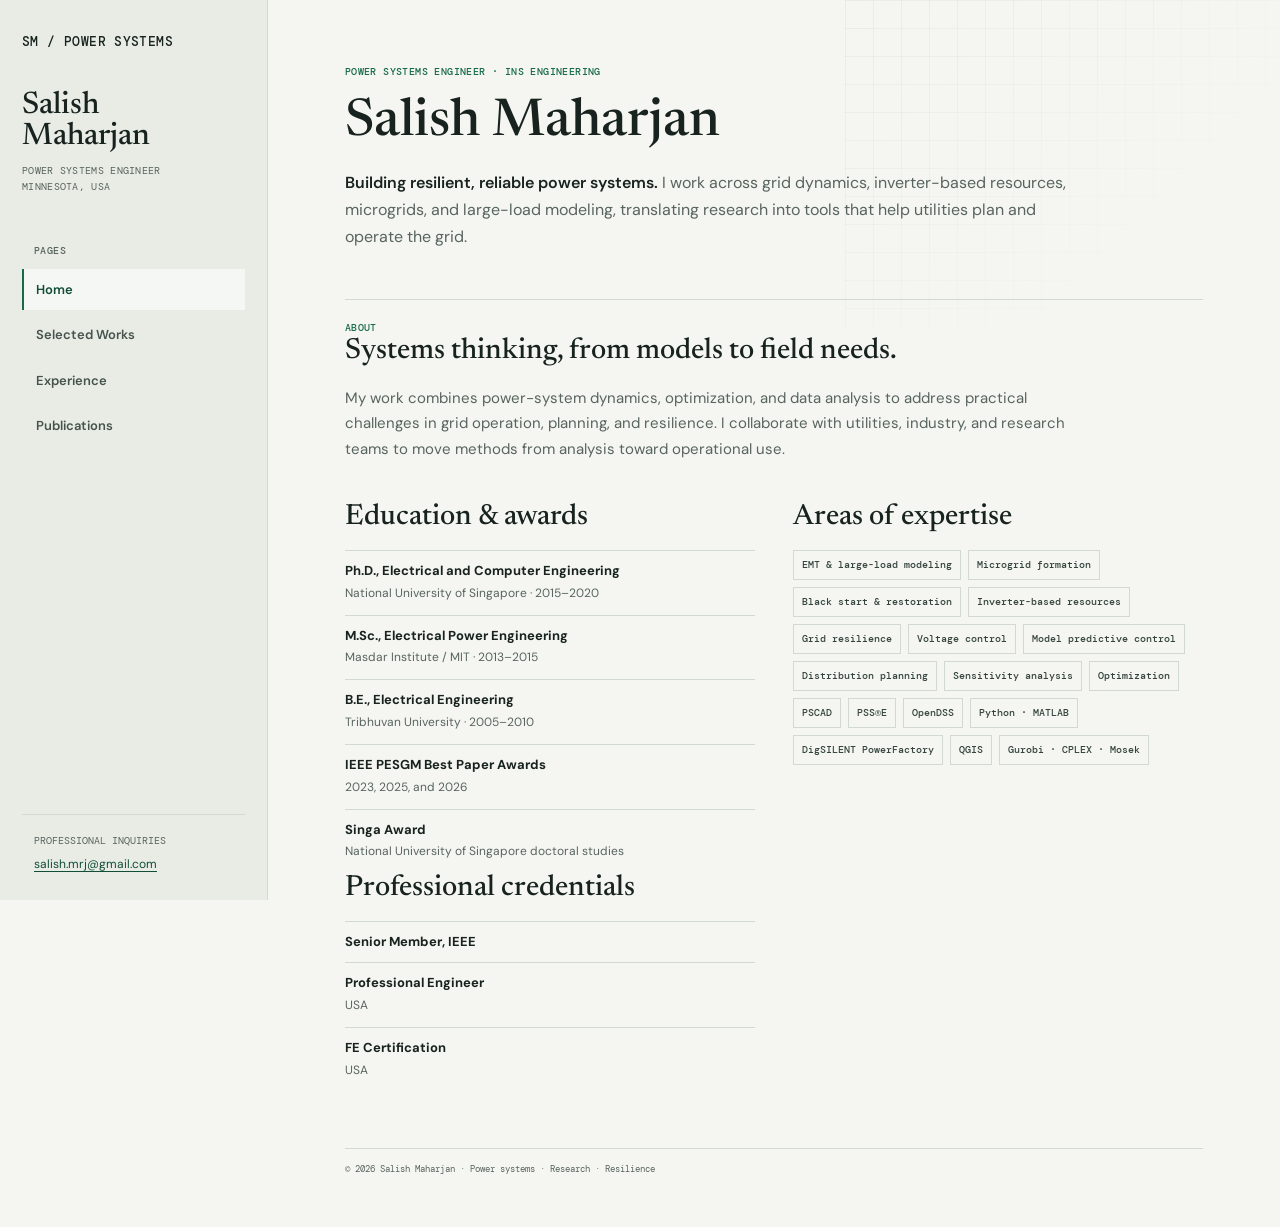
<file: index.html>
<!DOCTYPE html>
<html lang="en">
<head>
  <meta charset="UTF-8">
  <meta name="viewport" content="width=device-width, initial-scale=1">
  <meta name="description" content="Salish Maharjan, power systems engineer. Work on grid resilience, inverter-based resources, microgrids, and large loads.">
  <meta name="theme-color" content="#e8ece5">
  <title>Salish Maharjan | Home</title>
  <link rel="stylesheet" href="site.css">
</head>
<body>
  <a class="skip-link" href="#content">Skip to page content</a>
  <div class="site-layout">
    <aside class="sidebar">
      <a class="brand" href="index.html">SM / POWER SYSTEMS</a>
      <span class="brand-name">Salish<br>Maharjan</span>
      <span class="brand-role">Power systems engineer<br>Minnesota, USA</span>
      <p class="nav-label">Pages</p>
      <nav class="page-nav" aria-label="Main navigation">
        <a href="index.html" aria-current="page">Home</a>
        <a href="selected-works.html">Selected Works</a>
        <a href="experience.html">Experience</a>
        <a href="publications.html">Publications</a>
      </nav>
      <div class="sidebar-bottom"><span>Professional inquiries</span><a href="mailto:salish.mrj@gmail.com">salish.mrj@gmail.com</a></div>
    </aside>
    <main class="main-panel" id="content">
      <article class="page-content">
        <header class="page-header">
          <div class="eyebrow">Power systems engineer · INS Engineering</div>
          <h1>Salish Maharjan</h1>
          <p class="lede"><strong>Building resilient, reliable power systems.</strong> I work across grid dynamics, inverter-based resources, microgrids, and large-load modeling, translating research into tools that help utilities plan and operate the grid.</p>
        </header>
        <section class="rule-section" aria-labelledby="about-heading">
          <div class="section-label">About</div>
          <h2 id="about-heading">Systems thinking, from models to field needs.</h2>
          <p class="lede" style="font-size:15px">My work combines power-system dynamics, optimization, and data analysis to address practical challenges in grid operation, planning, and resilience. I collaborate with utilities, industry, and research teams to move methods from analysis toward operational use.</p>
          <div class="about-grid">
            <section aria-labelledby="education-heading">
              <h2 id="education-heading">Education &amp; awards</h2>
              <ul class="fact-list">
                <li><strong>Ph.D., Electrical and Computer Engineering</strong><span>National University of Singapore · 2015–2020</span></li>
                <li><strong>M.Sc., Electrical Power Engineering</strong><span>Masdar Institute / MIT · 2013–2015</span></li>
                <li><strong>B.E., Electrical Engineering</strong><span>Tribhuvan University · 2005–2010</span></li>
                <li><strong>IEEE PESGM Best Paper Awards</strong><span>2023, 2025, and 2026</span></li>
                <li><strong>Singa Award</strong><span>National University of Singapore doctoral studies</span></li>
              </ul>
              <h2 id="credentials-heading">Professional credentials</h2>
              <ul class="fact-list">
                <li><strong>Senior Member, IEEE</strong></li>
                <li><strong>Professional Engineer</strong><span>USA</span></li>
                <li><strong>FE Certification</strong><span>USA</span></li>
              </ul>
            </section>
            <section aria-labelledby="expertise-heading">
              <h2 id="expertise-heading">Areas of expertise</h2>
              <div class="skill-list">
                <span class="tag">EMT &amp; large-load modeling</span><span class="tag">Microgrid formation</span><span class="tag">Black start &amp; restoration</span><span class="tag">Inverter-based resources</span><span class="tag">Grid resilience</span><span class="tag">Voltage control</span><span class="tag">Model predictive control</span><span class="tag">Distribution planning</span><span class="tag">Sensitivity analysis</span><span class="tag">Optimization</span><span class="tag">PSCAD</span><span class="tag">PSS®E</span><span class="tag">OpenDSS</span><span class="tag">Python · MATLAB</span><span class="tag">DigSILENT PowerFactory</span><span class="tag">QGIS</span><span class="tag">Gurobi · CPLEX · Mosek</span>
              </div>
            </section>
          </div>
        </section>
        <footer class="page-footer">© 2026 Salish Maharjan · Power systems · Research · Resilience</footer>
      </article>
    </main>
  </div>
</body>
</html>
</file>
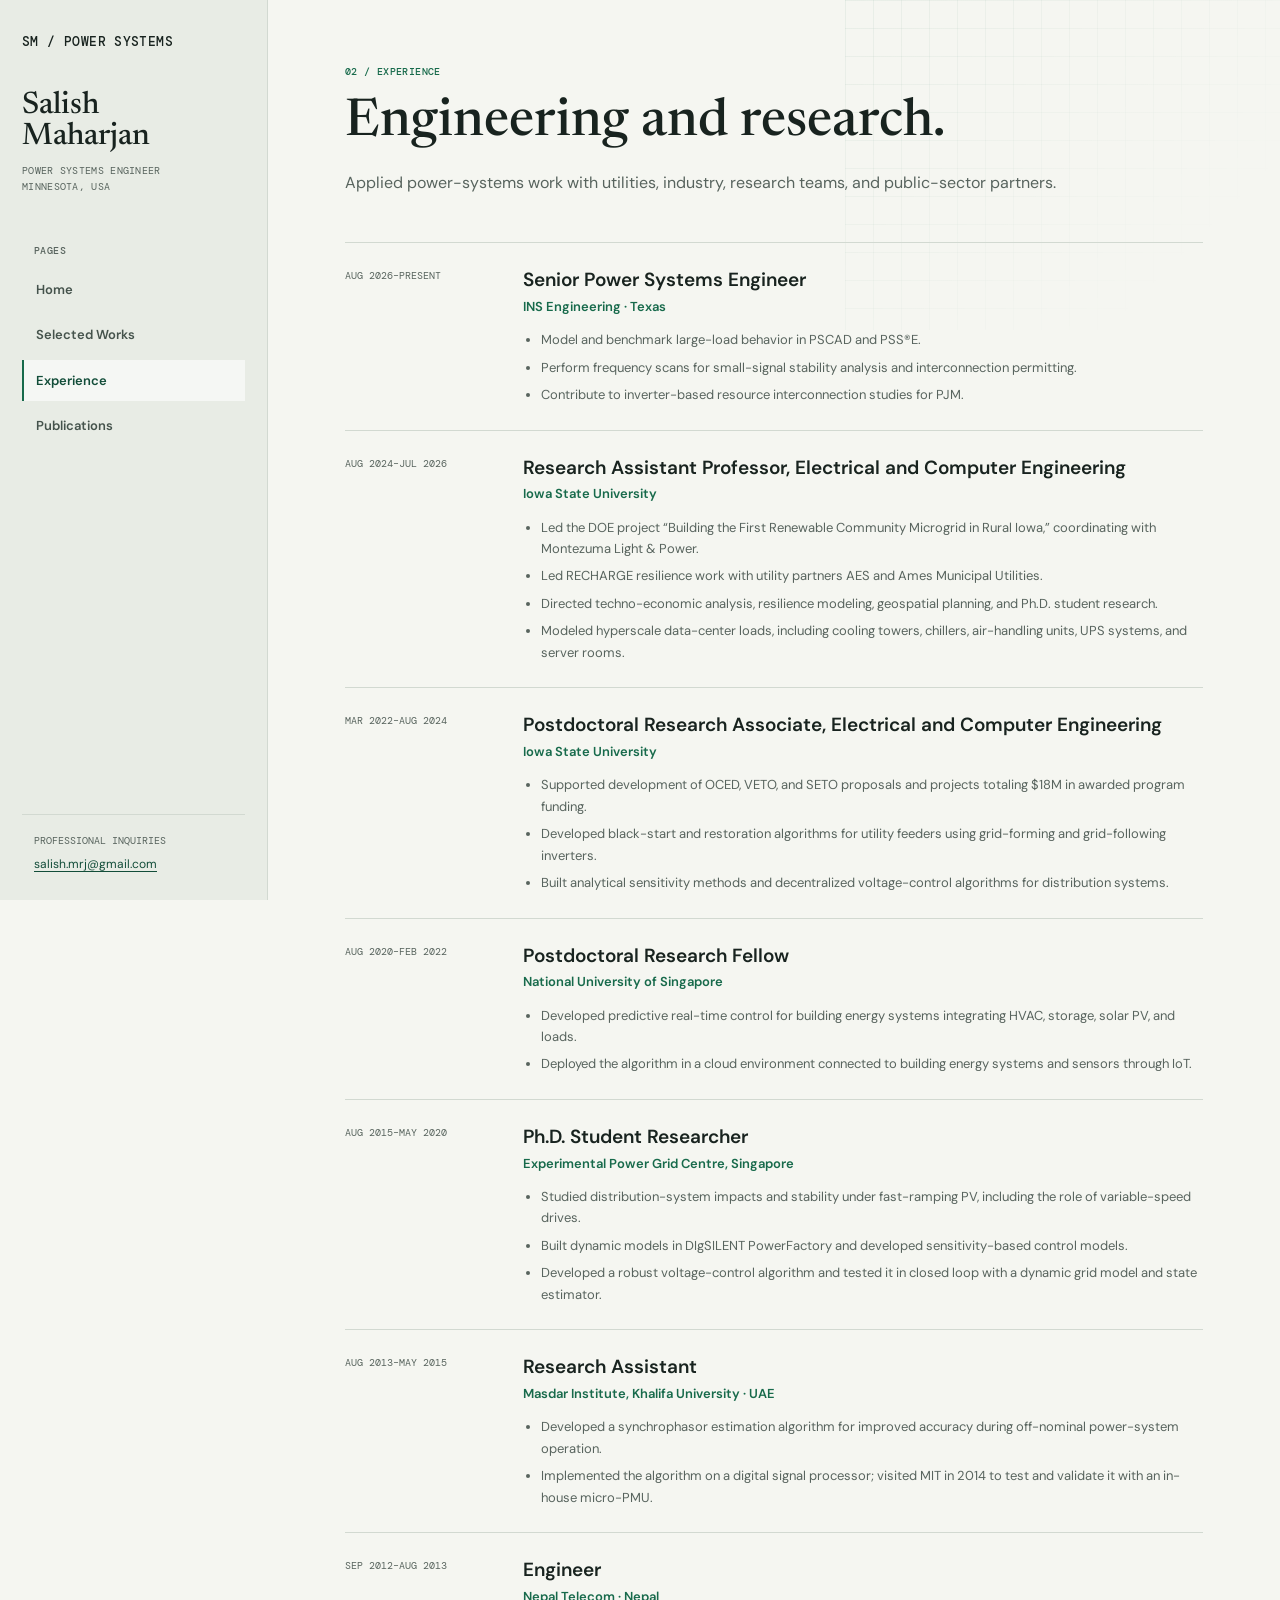
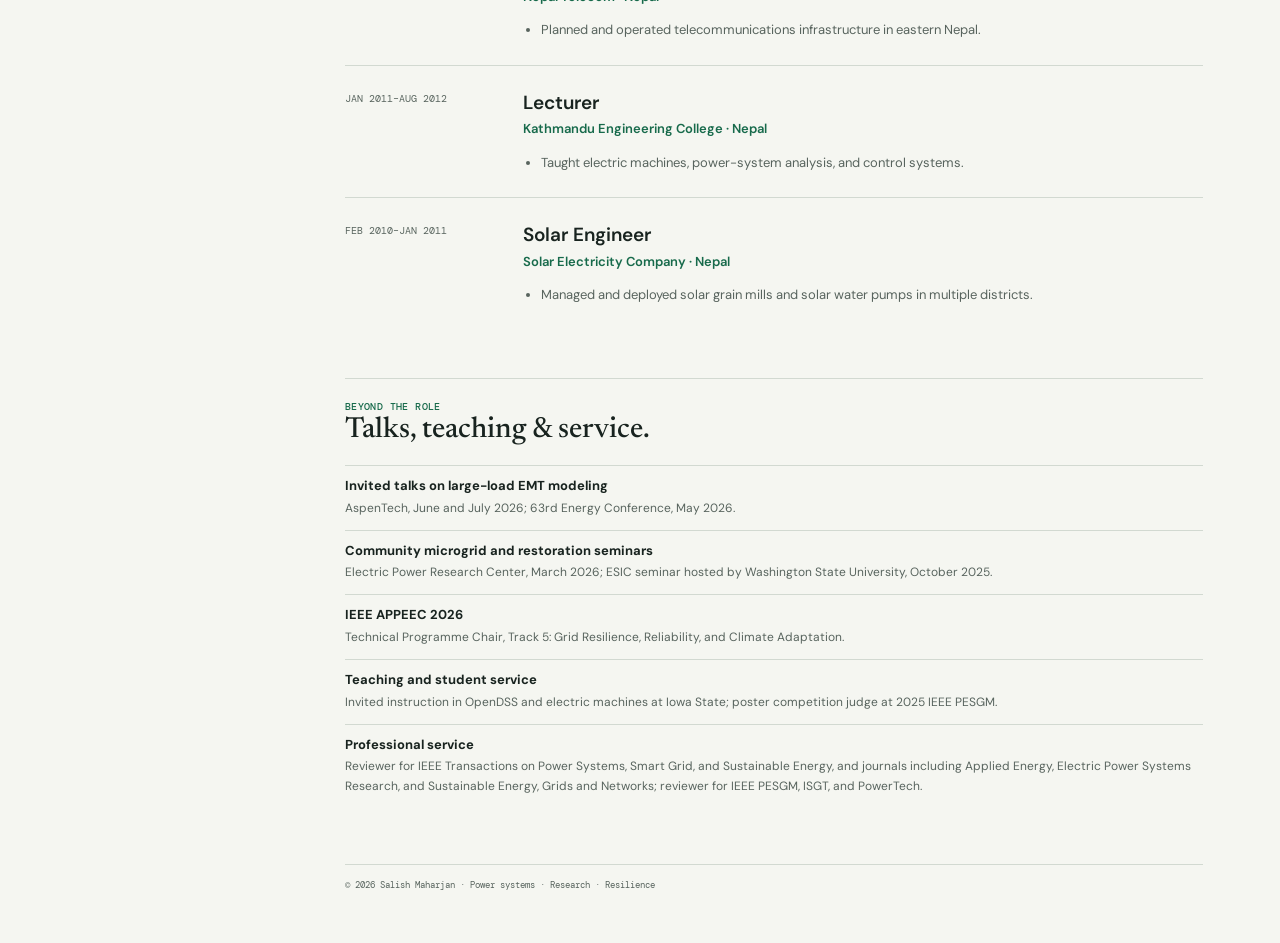
<file: experience.html>
<!DOCTYPE html>
<html lang="en">
<head>
  <meta charset="UTF-8">
  <meta name="viewport" content="width=device-width, initial-scale=1">
  <meta name="description" content="Professional experience of Salish Maharjan in power systems engineering and research.">
  <meta name="theme-color" content="#e8ece5">
  <title>Salish Maharjan | Experience</title>
  <link rel="stylesheet" href="site.css">
</head>
<body>
  <a class="skip-link" href="#content">Skip to page content</a>
  <div class="site-layout">
    <aside class="sidebar">
      <a class="brand" href="index.html">SM / POWER SYSTEMS</a>
      <span class="brand-name">Salish<br>Maharjan</span>
      <span class="brand-role">Power systems engineer<br>Minnesota, USA</span>
      <p class="nav-label">Pages</p>
      <nav class="page-nav" aria-label="Main navigation">
        <a href="index.html">Home</a>
        <a href="selected-works.html">Selected Works</a>
        <a href="experience.html" aria-current="page">Experience</a>
        <a href="publications.html">Publications</a>
      </nav>
      <div class="sidebar-bottom"><span>Professional inquiries</span><a href="mailto:salish.mrj@gmail.com">salish.mrj@gmail.com</a></div>
    </aside>
    <main class="main-panel" id="content"><article class="page-content">
      <header class="page-header"><div class="eyebrow">02 / Experience</div><h1>Engineering and research.</h1><p class="lede">Applied power-systems work with utilities, industry, research teams, and public-sector partners.</p></header>
      <div class="experience-list">
        <article class="experience-entry"><time>Aug 2026–present</time><div><h2>Senior Power Systems Engineer</h2><p class="org">INS Engineering · Texas</p><ul><li>Model and benchmark large-load behavior in PSCAD and PSS®E.</li><li>Perform frequency scans for small-signal stability analysis and interconnection permitting.</li><li>Contribute to inverter-based resource interconnection studies for PJM.</li></ul></div></article>
        <article class="experience-entry"><time>Aug 2024–Jul 2026</time><div><h2>Research Assistant Professor, Electrical and Computer Engineering</h2><p class="org">Iowa State University</p><ul><li>Led the DOE project “Building the First Renewable Community Microgrid in Rural Iowa,” coordinating with Montezuma Light &amp; Power.</li><li>Led RECHARGE resilience work with utility partners AES and Ames Municipal Utilities.</li><li>Directed techno-economic analysis, resilience modeling, geospatial planning, and Ph.D. student research.</li><li>Modeled hyperscale data-center loads, including cooling towers, chillers, air-handling units, UPS systems, and server rooms.</li></ul></div></article>
        <article class="experience-entry"><time>Mar 2022–Aug 2024</time><div><h2>Postdoctoral Research Associate, Electrical and Computer Engineering</h2><p class="org">Iowa State University</p><ul><li>Supported development of OCED, VETO, and SETO proposals and projects totaling $18M in awarded program funding.</li><li>Developed black-start and restoration algorithms for utility feeders using grid-forming and grid-following inverters.</li><li>Built analytical sensitivity methods and decentralized voltage-control algorithms for distribution systems.</li></ul></div></article>
        <article class="experience-entry"><time>Aug 2020–Feb 2022</time><div><h2>Postdoctoral Research Fellow</h2><p class="org">National University of Singapore</p><ul><li>Developed predictive real-time control for building energy systems integrating HVAC, storage, solar PV, and loads.</li><li>Deployed the algorithm in a cloud environment connected to building energy systems and sensors through IoT.</li></ul></div></article>
        <article class="experience-entry"><time>Aug 2015–May 2020</time><div><h2>Ph.D. Student Researcher</h2><p class="org">Experimental Power Grid Centre, Singapore</p><ul><li>Studied distribution-system impacts and stability under fast-ramping PV, including the role of variable-speed drives.</li><li>Built dynamic models in DIgSILENT PowerFactory and developed sensitivity-based control models.</li><li>Developed a robust voltage-control algorithm and tested it in closed loop with a dynamic grid model and state estimator.</li></ul></div></article>
        <article class="experience-entry"><time>Aug 2013–May 2015</time><div><h2>Research Assistant</h2><p class="org">Masdar Institute, Khalifa University · UAE</p><ul><li>Developed a synchrophasor estimation algorithm for improved accuracy during off-nominal power-system operation.</li><li>Implemented the algorithm on a digital signal processor; visited MIT in 2014 to test and validate it with an in-house micro-PMU.</li></ul></div></article>
        <article class="experience-entry"><time>Sep 2012–Aug 2013</time><div><h2>Engineer</h2><p class="org">Nepal Telecom · Nepal</p><ul><li>Planned and operated telecommunications infrastructure in eastern Nepal.</li></ul></div></article>
        <article class="experience-entry"><time>Jan 2011–Aug 2012</time><div><h2>Lecturer</h2><p class="org">Kathmandu Engineering College · Nepal</p><ul><li>Taught electric machines, power-system analysis, and control systems.</li></ul></div></article>
        <article class="experience-entry"><time>Feb 2010–Jan 2011</time><div><h2>Solar Engineer</h2><p class="org">Solar Electricity Company · Nepal</p><ul><li>Managed and deployed solar grain mills and solar water pumps in multiple districts.</li></ul></div></article>
      </div>
      <section class="rule-section" aria-labelledby="service-heading">
        <div class="section-label">Beyond the role</div>
        <h2 id="service-heading">Talks, teaching &amp; service.</h2>
        <ul class="fact-list">
          <li><strong>Invited talks on large-load EMT modeling</strong><span>AspenTech, June and July 2026; 63rd Energy Conference, May 2026.</span></li>
          <li><strong>Community microgrid and restoration seminars</strong><span>Electric Power Research Center, March 2026; ESIC seminar hosted by Washington State University, October 2025.</span></li>
          <li><strong>IEEE APPEEC 2026</strong><span>Technical Programme Chair, Track 5: Grid Resilience, Reliability, and Climate Adaptation.</span></li>
          <li><strong>Teaching and student service</strong><span>Invited instruction in OpenDSS and electric machines at Iowa State; poster competition judge at 2025 IEEE PESGM.</span></li>
          <li><strong>Professional service</strong><span>Reviewer for IEEE Transactions on Power Systems, Smart Grid, and Sustainable Energy, and journals including Applied Energy, Electric Power Systems Research, and Sustainable Energy, Grids and Networks; reviewer for IEEE PESGM, ISGT, and PowerTech.</span></li>
        </ul>
      </section>
      <footer class="page-footer">© 2026 Salish Maharjan · Power systems · Research · Resilience</footer>
    </article></main>
  </div>
</body>
</html>
</file>
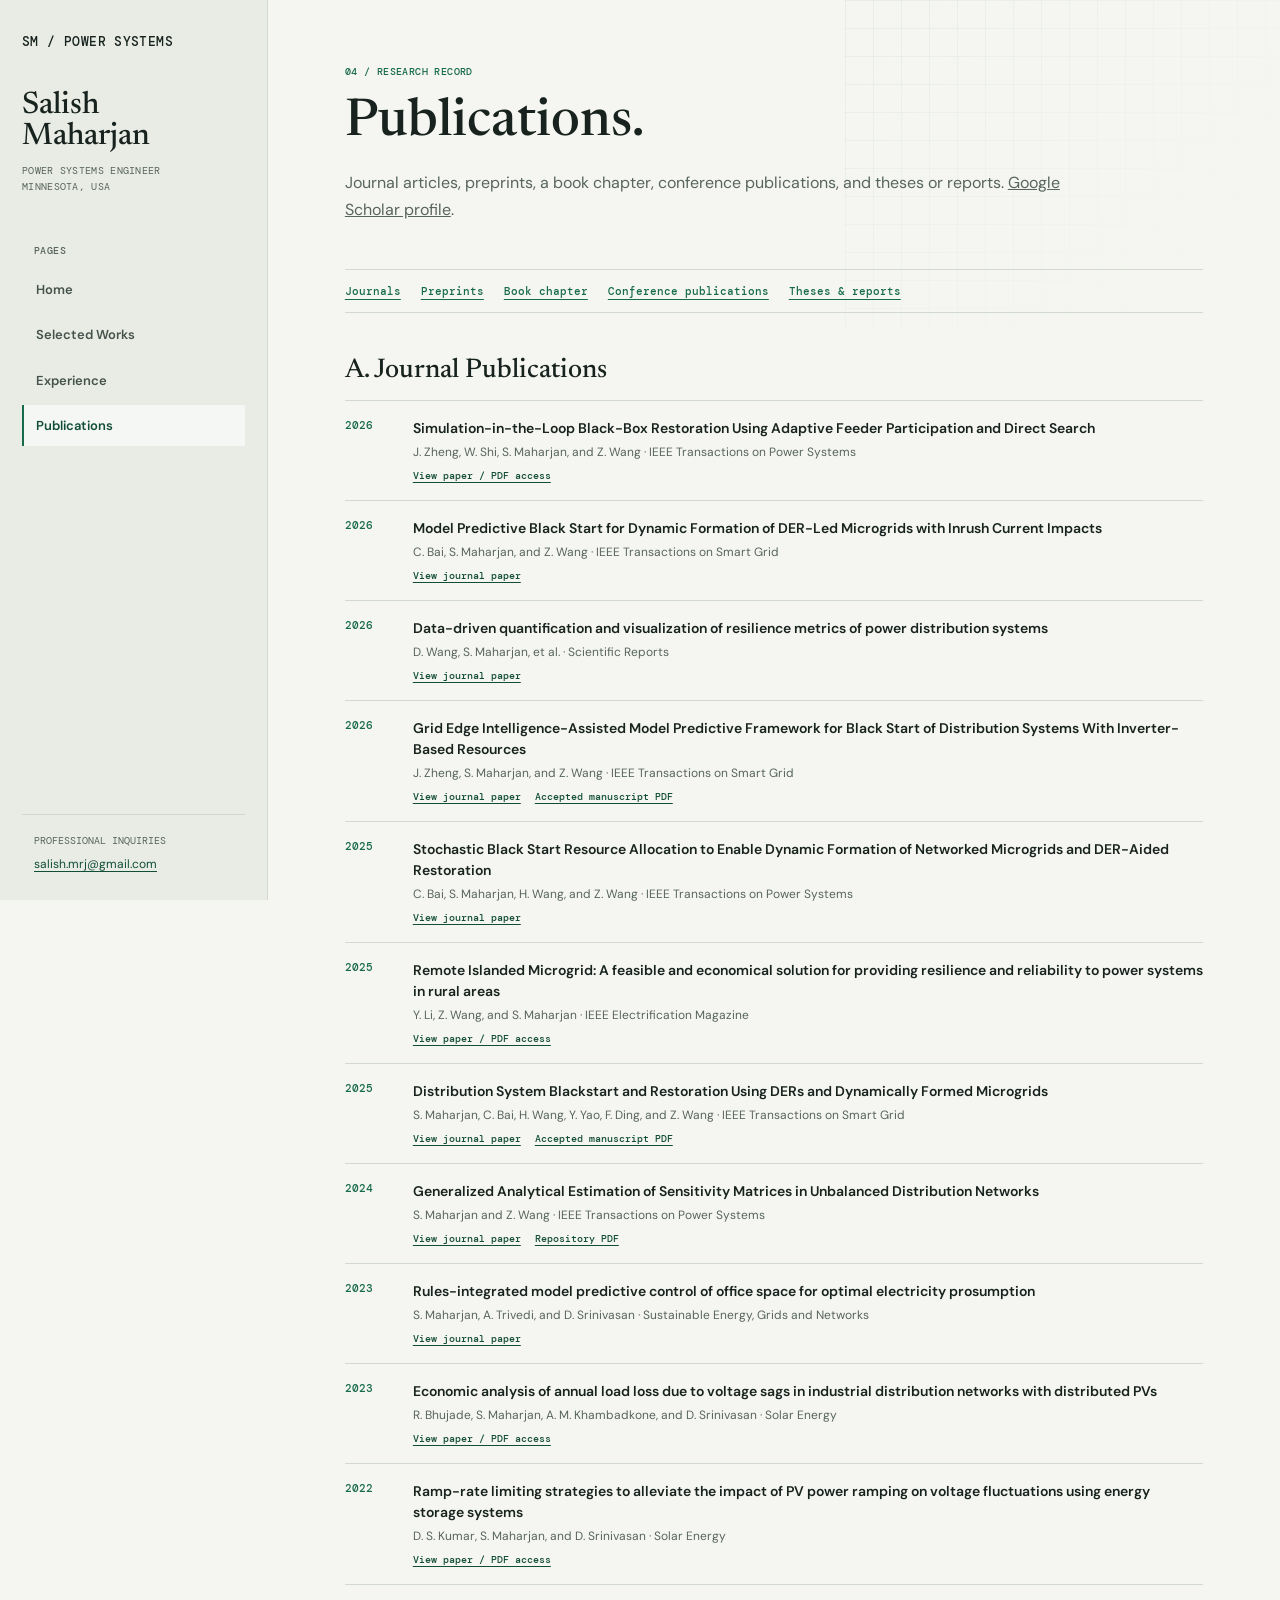
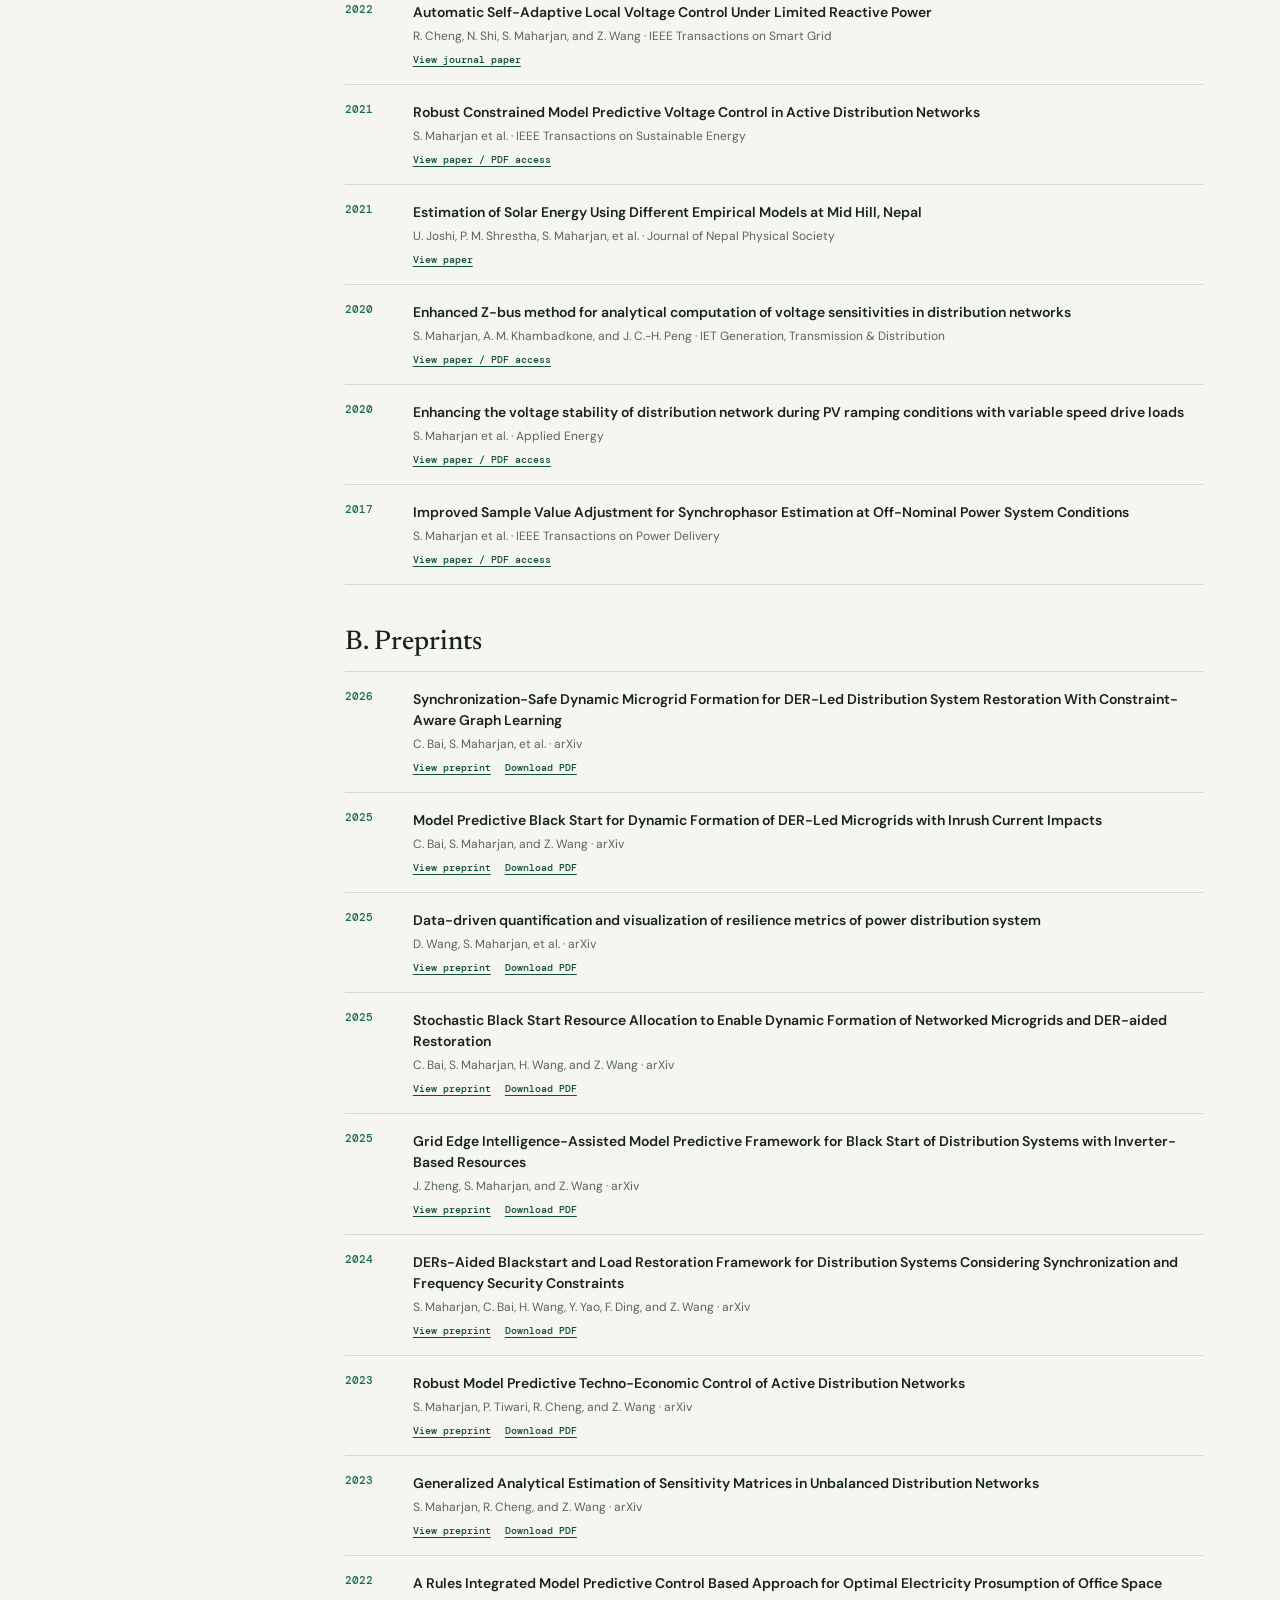
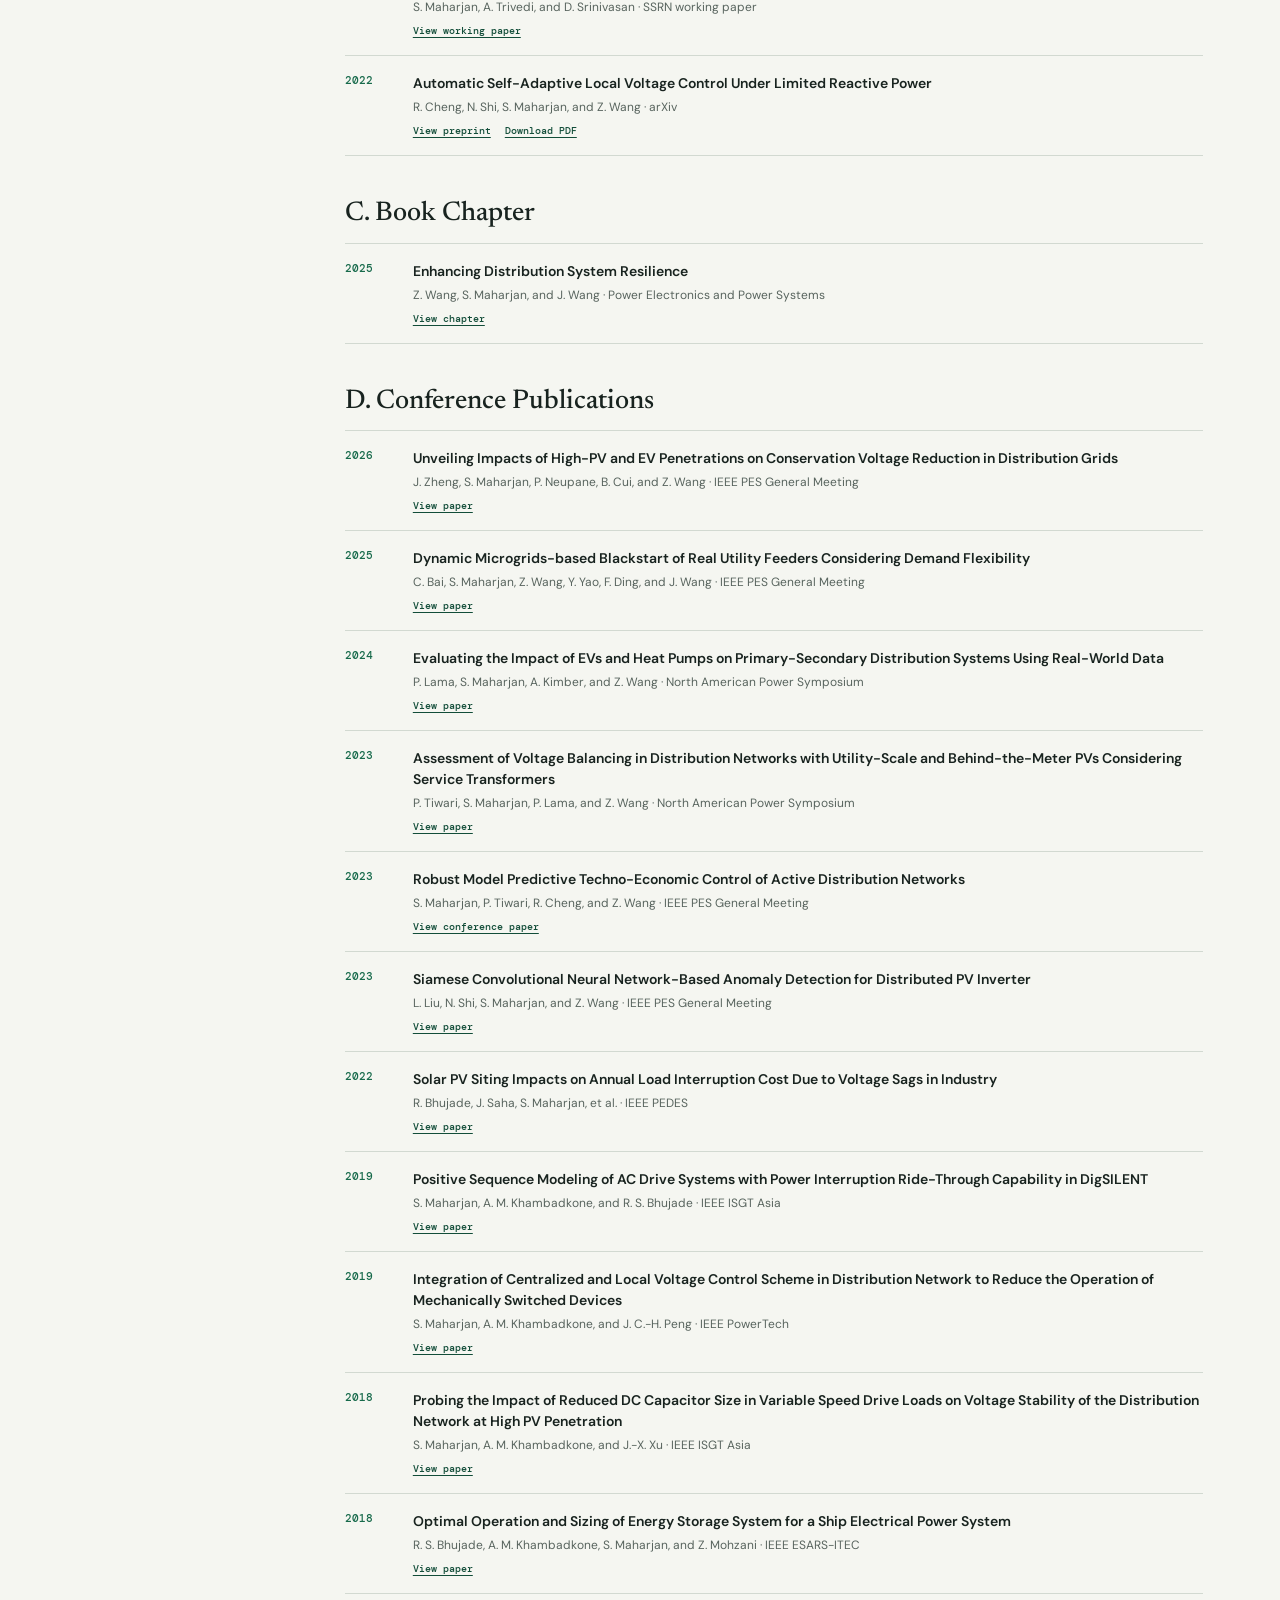
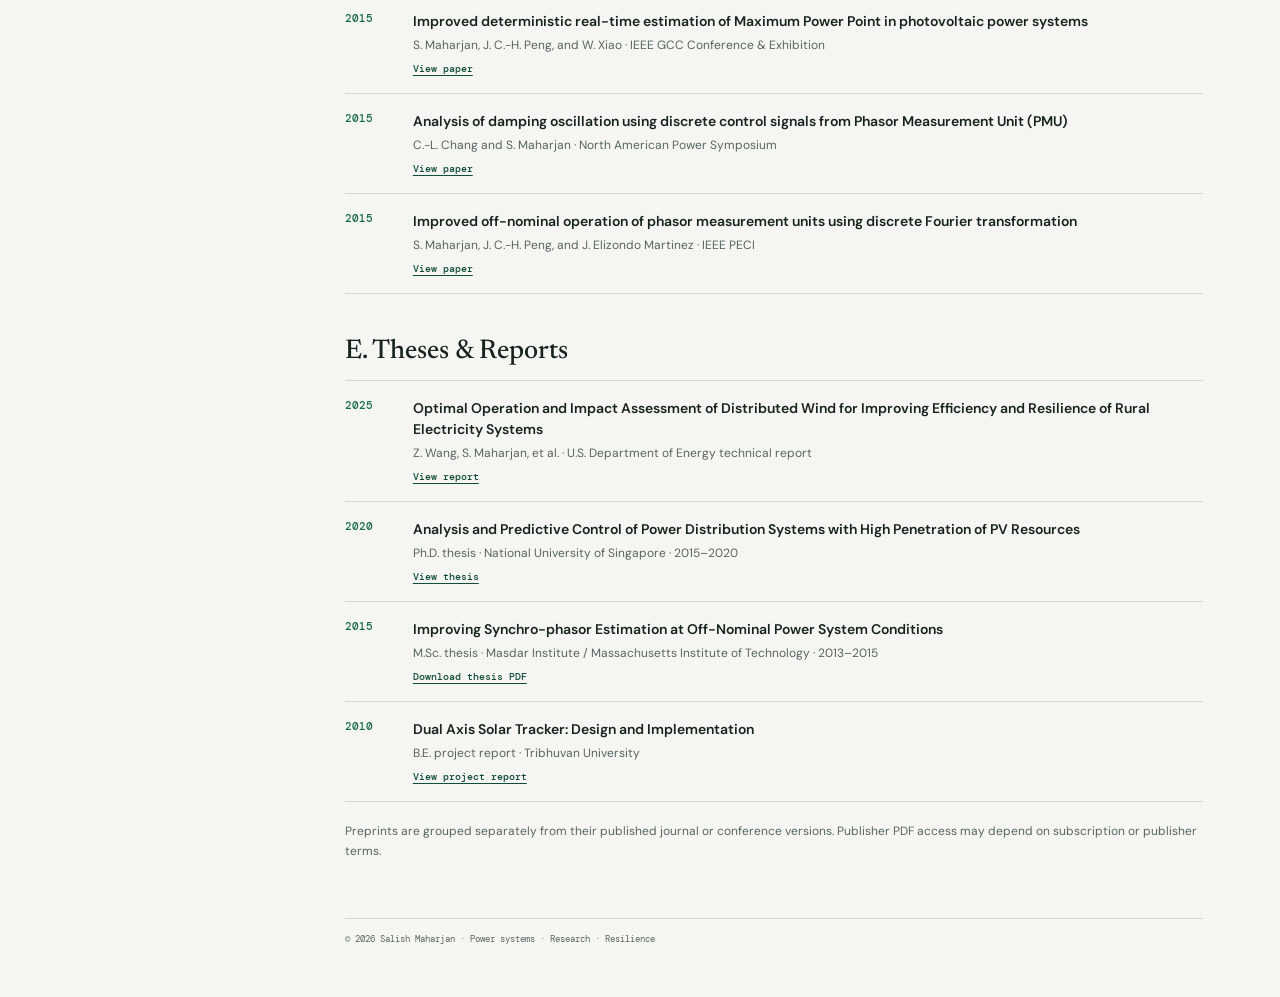
<file: publications.html>
<!DOCTYPE html>
<html lang="en">
<head>
  <meta charset="UTF-8">
  <meta name="viewport" content="width=device-width, initial-scale=1">
  <meta name="description" content="Journal articles, preprints, conference papers, a book chapter, and thesis reports by Salish Maharjan.">
  <meta name="theme-color" content="#e8ece5">
  <title>Salish Maharjan | Publications</title>
  <link rel="stylesheet" href="site.css">
</head>
<body>
  <a class="skip-link" href="#content">Skip to page content</a>
  <div class="site-layout">
    <aside class="sidebar">
      <a class="brand" href="index.html">SM / POWER SYSTEMS</a>
      <span class="brand-name">Salish<br>Maharjan</span>
      <span class="brand-role">Power systems engineer<br>Minnesota, USA</span>
      <p class="nav-label">Pages</p>
      <nav class="page-nav" aria-label="Main navigation">
        <a href="index.html">Home</a>
        <a href="selected-works.html">Selected Works</a>
        <a href="experience.html">Experience</a>
        <a href="publications.html" aria-current="page">Publications</a>
      </nav>
      <div class="sidebar-bottom"><span>Professional inquiries</span><a href="mailto:salish.mrj@gmail.com">salish.mrj@gmail.com</a></div>
    </aside>
    <main class="main-panel" id="content"><article class="page-content">
      <header class="page-header"><div class="eyebrow">04 / Research record</div><h1>Publications.</h1><p class="lede">Journal articles, preprints, a book chapter, conference publications, and theses or reports. <a href="https://scholar.google.com/citations?user=fk9ndhAAAAAJ&amp;hl=en" target="_blank" rel="noopener noreferrer">Google Scholar profile</a>.</p></header>
      <nav class="category-nav" aria-label="Publication categories"><a href="#journals">Journals</a><a href="#preprints">Preprints</a><a href="#book-chapters">Book chapter</a><a href="#conference-publications">Conference publications</a><a href="#theses-reports">Theses &amp; reports</a></nav>
      <section id="journals" aria-labelledby="journals-title"><h2 class="pub-group" id="journals-title">A. Journal Publications</h2>
        <article class="pub-entry"><time>2026</time><div><h3>Simulation-in-the-Loop Black-Box Restoration Using Adaptive Feeder Participation and Direct Search</h3><p>J. Zheng, W. Shi, S. Maharjan, and Z. Wang · IEEE Transactions on Power Systems</p><div class="pub-links"><a href="https://doi.org/10.1109/tpwrs.2026.3733885" target="_blank" rel="noopener noreferrer">View paper / PDF access</a></div></div></article>
        <article class="pub-entry"><time>2026</time><div><h3>Model Predictive Black Start for Dynamic Formation of DER-Led Microgrids with Inrush Current Impacts</h3><p>C. Bai, S. Maharjan, and Z. Wang · IEEE Transactions on Smart Grid</p><div class="pub-links"><a href="https://doi.org/10.1109/tsg.2026.3698085" target="_blank" rel="noopener noreferrer">View journal paper</a></div></div></article>
        <article class="pub-entry"><time>2026</time><div><h3>Data-driven quantification and visualization of resilience metrics of power distribution systems</h3><p>D. Wang, S. Maharjan, et al. · Scientific Reports</p><div class="pub-links"><a href="https://doi.org/10.1038/s41598-026-37040-w" target="_blank" rel="noopener noreferrer">View journal paper</a></div></div></article>
        <article class="pub-entry"><time>2026</time><div><h3>Grid Edge Intelligence-Assisted Model Predictive Framework for Black Start of Distribution Systems With Inverter-Based Resources</h3><p>J. Zheng, S. Maharjan, and Z. Wang · IEEE Transactions on Smart Grid</p><div class="pub-links"><a href="https://doi.org/10.1109/tsg.2026.3652515" target="_blank" rel="noopener noreferrer">View journal paper</a><a href="https://ieeexplore.ieee.org/ielam/5165411/11493583/11343880-aam.pdf" target="_blank" rel="noopener noreferrer">Accepted manuscript PDF</a></div></div></article>
        <article class="pub-entry"><time>2025</time><div><h3>Stochastic Black Start Resource Allocation to Enable Dynamic Formation of Networked Microgrids and DER-Aided Restoration</h3><p>C. Bai, S. Maharjan, H. Wang, and Z. Wang · IEEE Transactions on Power Systems</p><div class="pub-links"><a href="https://doi.org/10.1109/tpwrs.2025.3611389" target="_blank" rel="noopener noreferrer">View journal paper</a></div></div></article>
        <article class="pub-entry"><time>2025</time><div><h3>Remote Islanded Microgrid: A feasible and economical solution for providing resilience and reliability to power systems in rural areas</h3><p>Y. Li, Z. Wang, and S. Maharjan · IEEE Electrification Magazine</p><div class="pub-links"><a href="https://doi.org/10.1109/mele.2025.3558679" target="_blank" rel="noopener noreferrer">View paper / PDF access</a></div></div></article>
        <article class="pub-entry"><time>2025</time><div><h3>Distribution System Blackstart and Restoration Using DERs and Dynamically Formed Microgrids</h3><p>S. Maharjan, C. Bai, H. Wang, Y. Yao, F. Ding, and Z. Wang · IEEE Transactions on Smart Grid</p><div class="pub-links"><a href="https://doi.org/10.1109/tsg.2025.3536847" target="_blank" rel="noopener noreferrer">View journal paper</a><a href="https://ieeexplore.ieee.org/ielam/5165411/10974423/10858306-aam.pdf" target="_blank" rel="noopener noreferrer">Accepted manuscript PDF</a></div></div></article>
        <article class="pub-entry"><time>2024</time><div><h3>Generalized Analytical Estimation of Sensitivity Matrices in Unbalanced Distribution Networks</h3><p>S. Maharjan and Z. Wang · IEEE Transactions on Power Systems</p><div class="pub-links"><a href="https://doi.org/10.1109/tpwrs.2024.3369615" target="_blank" rel="noopener noreferrer">View journal paper</a><a href="https://www.osti.gov/servlets/purl/2480252" target="_blank" rel="noopener noreferrer">Repository PDF</a></div></div></article>
        <article class="pub-entry"><time>2023</time><div><h3>Rules-integrated model predictive control of office space for optimal electricity prosumption</h3><p>S. Maharjan, A. Trivedi, and D. Srinivasan · Sustainable Energy, Grids and Networks</p><div class="pub-links"><a href="https://doi.org/10.1016/j.segan.2022.100981" target="_blank" rel="noopener noreferrer">View journal paper</a></div></div></article>
        <article class="pub-entry"><time>2023</time><div><h3>Economic analysis of annual load loss due to voltage sags in industrial distribution networks with distributed PVs</h3><p>R. Bhujade, S. Maharjan, A. M. Khambadkone, and D. Srinivasan · Solar Energy</p><div class="pub-links"><a href="https://doi.org/10.1016/j.solener.2023.01.041" target="_blank" rel="noopener noreferrer">View paper / PDF access</a></div></div></article>
        <article class="pub-entry"><time>2022</time><div><h3>Ramp-rate limiting strategies to alleviate the impact of PV power ramping on voltage fluctuations using energy storage systems</h3><p>D. S. Kumar, S. Maharjan, and D. Srinivasan · Solar Energy</p><div class="pub-links"><a href="https://doi.org/10.1016/j.solener.2022.01.059" target="_blank" rel="noopener noreferrer">View paper / PDF access</a></div></div></article>
        <article class="pub-entry"><time>2022</time><div><h3>Automatic Self-Adaptive Local Voltage Control Under Limited Reactive Power</h3><p>R. Cheng, N. Shi, S. Maharjan, and Z. Wang · IEEE Transactions on Smart Grid</p><div class="pub-links"><a href="https://doi.org/10.1109/tsg.2022.3224463" target="_blank" rel="noopener noreferrer">View journal paper</a></div></div></article>
        <article class="pub-entry"><time>2021</time><div><h3>Robust Constrained Model Predictive Voltage Control in Active Distribution Networks</h3><p>S. Maharjan et al. · IEEE Transactions on Sustainable Energy</p><div class="pub-links"><a href="https://doi.org/10.1109/tste.2020.3001115" target="_blank" rel="noopener noreferrer">View paper / PDF access</a></div></div></article>
        <article class="pub-entry"><time>2021</time><div><h3>Estimation of Solar Energy Using Different Empirical Models at Mid Hill, Nepal</h3><p>U. Joshi, P. M. Shrestha, S. Maharjan, et al. · Journal of Nepal Physical Society</p><div class="pub-links"><a href="https://doi.org/10.3126/jnphyssoc.v7i2.38621" target="_blank" rel="noopener noreferrer">View paper</a></div></div></article>
        <article class="pub-entry"><time>2020</time><div><h3>Enhanced Z-bus method for analytical computation of voltage sensitivities in distribution networks</h3><p>S. Maharjan, A. M. Khambadkone, and J. C.-H. Peng · IET Generation, Transmission &amp; Distribution</p><div class="pub-links"><a href="https://doi.org/10.1049/iet-gtd.2019.1602" target="_blank" rel="noopener noreferrer">View paper / PDF access</a></div></div></article>
        <article class="pub-entry"><time>2020</time><div><h3>Enhancing the voltage stability of distribution network during PV ramping conditions with variable speed drive loads</h3><p>S. Maharjan et al. · Applied Energy</p><div class="pub-links"><a href="https://doi.org/10.1016/j.apenergy.2020.114733" target="_blank" rel="noopener noreferrer">View paper / PDF access</a></div></div></article>
        <article class="pub-entry"><time>2017</time><div><h3>Improved Sample Value Adjustment for Synchrophasor Estimation at Off-Nominal Power System Conditions</h3><p>S. Maharjan et al. · IEEE Transactions on Power Delivery</p><div class="pub-links"><a href="https://doi.org/10.1109/tpwrd.2016.2586946" target="_blank" rel="noopener noreferrer">View paper / PDF access</a></div></div></article>
      </section>

      <section id="preprints" aria-labelledby="preprints-title"><h2 class="pub-group" id="preprints-title">B. Preprints</h2>
        <article class="pub-entry"><time>2026</time><div><h3>Synchronization-Safe Dynamic Microgrid Formation for DER-Led Distribution System Restoration With Constraint-Aware Graph Learning</h3><p>C. Bai, S. Maharjan, et al. · arXiv</p><div class="pub-links"><a href="https://arxiv.org/abs/2604.16705" target="_blank" rel="noopener noreferrer">View preprint</a><a href="https://arxiv.org/pdf/2604.16705" target="_blank" rel="noopener noreferrer">Download PDF</a></div></div></article>
        <article class="pub-entry"><time>2025</time><div><h3>Model Predictive Black Start for Dynamic Formation of DER-Led Microgrids with Inrush Current Impacts</h3><p>C. Bai, S. Maharjan, and Z. Wang · arXiv</p><div class="pub-links"><a href="https://arxiv.org/abs/2507.12569" target="_blank" rel="noopener noreferrer">View preprint</a><a href="https://arxiv.org/pdf/2507.12569" target="_blank" rel="noopener noreferrer">Download PDF</a></div></div></article>
        <article class="pub-entry"><time>2025</time><div><h3>Data-driven quantification and visualization of resilience metrics of power distribution system</h3><p>D. Wang, S. Maharjan, et al. · arXiv</p><div class="pub-links"><a href="https://arxiv.org/abs/2508.12408" target="_blank" rel="noopener noreferrer">View preprint</a><a href="https://arxiv.org/pdf/2508.12408" target="_blank" rel="noopener noreferrer">Download PDF</a></div></div></article>
        <article class="pub-entry"><time>2025</time><div><h3>Stochastic Black Start Resource Allocation to Enable Dynamic Formation of Networked Microgrids and DER-aided Restoration</h3><p>C. Bai, S. Maharjan, H. Wang, and Z. Wang · arXiv</p><div class="pub-links"><a href="https://arxiv.org/abs/2508.13306" target="_blank" rel="noopener noreferrer">View preprint</a><a href="https://arxiv.org/pdf/2508.13306" target="_blank" rel="noopener noreferrer">Download PDF</a></div></div></article>
        <article class="pub-entry"><time>2025</time><div><h3>Grid Edge Intelligence-Assisted Model Predictive Framework for Black Start of Distribution Systems with Inverter-Based Resources</h3><p>J. Zheng, S. Maharjan, and Z. Wang · arXiv</p><div class="pub-links"><a href="https://arxiv.org/abs/2508.12937" target="_blank" rel="noopener noreferrer">View preprint</a><a href="https://arxiv.org/pdf/2508.12937" target="_blank" rel="noopener noreferrer">Download PDF</a></div></div></article>
        <article class="pub-entry"><time>2024</time><div><h3>DERs-Aided Blackstart and Load Restoration Framework for Distribution Systems Considering Synchronization and Frequency Security Constraints</h3><p>S. Maharjan, C. Bai, H. Wang, Y. Yao, F. Ding, and Z. Wang · arXiv</p><div class="pub-links"><a href="https://arxiv.org/abs/2411.06567" target="_blank" rel="noopener noreferrer">View preprint</a><a href="https://arxiv.org/pdf/2411.06567" target="_blank" rel="noopener noreferrer">Download PDF</a></div></div></article>
        <article class="pub-entry"><time>2023</time><div><h3>Robust Model Predictive Techno-Economic Control of Active Distribution Networks</h3><p>S. Maharjan, P. Tiwari, R. Cheng, and Z. Wang · arXiv</p><div class="pub-links"><a href="https://arxiv.org/abs/2305.03272" target="_blank" rel="noopener noreferrer">View preprint</a><a href="https://arxiv.org/pdf/2305.03272" target="_blank" rel="noopener noreferrer">Download PDF</a></div></div></article>
        <article class="pub-entry"><time>2023</time><div><h3>Generalized Analytical Estimation of Sensitivity Matrices in Unbalanced Distribution Networks</h3><p>S. Maharjan, R. Cheng, and Z. Wang · arXiv</p><div class="pub-links"><a href="https://arxiv.org/abs/2304.09855" target="_blank" rel="noopener noreferrer">View preprint</a><a href="https://arxiv.org/pdf/2304.09855" target="_blank" rel="noopener noreferrer">Download PDF</a></div></div></article>
        <article class="pub-entry"><time>2022</time><div><h3>A Rules Integrated Model Predictive Control Based Approach for Optimal Electricity Prosumption of Office Space</h3><p>S. Maharjan, A. Trivedi, and D. Srinivasan · SSRN working paper</p><div class="pub-links"><a href="https://doi.org/10.2139/ssrn.4065647" target="_blank" rel="noopener noreferrer">View working paper</a></div></div></article>
        <article class="pub-entry"><time>2022</time><div><h3>Automatic Self-Adaptive Local Voltage Control Under Limited Reactive Power</h3><p>R. Cheng, N. Shi, S. Maharjan, and Z. Wang · arXiv</p><div class="pub-links"><a href="https://arxiv.org/abs/2206.09269" target="_blank" rel="noopener noreferrer">View preprint</a><a href="https://arxiv.org/pdf/2206.09269" target="_blank" rel="noopener noreferrer">Download PDF</a></div></div></article>
      </section>

      <section id="book-chapters" aria-labelledby="book-chapters-title"><h2 class="pub-group" id="book-chapters-title">C. Book Chapter</h2>
        <article class="pub-entry"><time>2025</time><div><h3>Enhancing Distribution System Resilience</h3><p>Z. Wang, S. Maharjan, and J. Wang · Power Electronics and Power Systems</p><div class="pub-links"><a href="https://doi.org/10.1007/978-3-031-73978-1_4" target="_blank" rel="noopener noreferrer">View chapter</a></div></div></article>
      </section>

      <section id="conference-publications" aria-labelledby="conference-title"><h2 class="pub-group" id="conference-title">D. Conference Publications</h2>
        <article class="pub-entry"><time>2026</time><div><h3>Unveiling Impacts of High-PV and EV Penetrations on Conservation Voltage Reduction in Distribution Grids</h3><p>J. Zheng, S. Maharjan, P. Neupane, B. Cui, and Z. Wang · IEEE PES General Meeting</p><div class="pub-links"><a href="https://doi.org/10.1109/pesgm58988.2026.11693382" target="_blank" rel="noopener noreferrer">View paper</a></div></div></article>
        <article class="pub-entry"><time>2025</time><div><h3>Dynamic Microgrids-based Blackstart of Real Utility Feeders Considering Demand Flexibility</h3><p>C. Bai, S. Maharjan, Z. Wang, Y. Yao, F. Ding, and J. Wang · IEEE PES General Meeting</p><div class="pub-links"><a href="https://doi.org/10.1109/pesgm52009.2025.11225360" target="_blank" rel="noopener noreferrer">View paper</a></div></div></article>
        <article class="pub-entry"><time>2024</time><div><h3>Evaluating the Impact of EVs and Heat Pumps on Primary-Secondary Distribution Systems Using Real-World Data</h3><p>P. Lama, S. Maharjan, A. Kimber, and Z. Wang · North American Power Symposium</p><div class="pub-links"><a href="https://doi.org/10.1109/naps61145.2024.10741826" target="_blank" rel="noopener noreferrer">View paper</a></div></div></article>
        <article class="pub-entry"><time>2023</time><div><h3>Assessment of Voltage Balancing in Distribution Networks with Utility-Scale and Behind-the-Meter PVs Considering Service Transformers</h3><p>P. Tiwari, S. Maharjan, P. Lama, and Z. Wang · North American Power Symposium</p><div class="pub-links"><a href="https://doi.org/10.1109/naps58826.2023.10318570" target="_blank" rel="noopener noreferrer">View paper</a></div></div></article>
        <article class="pub-entry"><time>2023</time><div><h3>Robust Model Predictive Techno-Economic Control of Active Distribution Networks</h3><p>S. Maharjan, P. Tiwari, R. Cheng, and Z. Wang · IEEE PES General Meeting</p><div class="pub-links"><a href="https://doi.org/10.1109/pesgm52003.2023.10252965" target="_blank" rel="noopener noreferrer">View conference paper</a></div></div></article>
        <article class="pub-entry"><time>2023</time><div><h3>Siamese Convolutional Neural Network-Based Anomaly Detection for Distributed PV Inverter</h3><p>L. Liu, N. Shi, S. Maharjan, and Z. Wang · IEEE PES General Meeting</p><div class="pub-links"><a href="https://doi.org/10.1109/pesgm52003.2023.10252475" target="_blank" rel="noopener noreferrer">View paper</a></div></div></article>
        <article class="pub-entry"><time>2022</time><div><h3>Solar PV Siting Impacts on Annual Load Interruption Cost Due to Voltage Sags in Industry</h3><p>R. Bhujade, J. Saha, S. Maharjan, et al. · IEEE PEDES</p><div class="pub-links"><a href="https://doi.org/10.1109/pedes56012.2022.10080316" target="_blank" rel="noopener noreferrer">View paper</a></div></div></article>
        <article class="pub-entry"><time>2019</time><div><h3>Positive Sequence Modeling of AC Drive Systems with Power Interruption Ride-Through Capability in DigSILENT</h3><p>S. Maharjan, A. M. Khambadkone, and R. S. Bhujade · IEEE ISGT Asia</p><div class="pub-links"><a href="https://doi.org/10.1109/isgt-asia.2019.8880907" target="_blank" rel="noopener noreferrer">View paper</a></div></div></article>
        <article class="pub-entry"><time>2019</time><div><h3>Integration of Centralized and Local Voltage Control Scheme in Distribution Network to Reduce the Operation of Mechanically Switched Devices</h3><p>S. Maharjan, A. M. Khambadkone, and J. C.-H. Peng · IEEE PowerTech</p><div class="pub-links"><a href="https://doi.org/10.1109/ptc.2019.8810706" target="_blank" rel="noopener noreferrer">View paper</a></div></div></article>
        <article class="pub-entry"><time>2018</time><div><h3>Probing the Impact of Reduced DC Capacitor Size in Variable Speed Drive Loads on Voltage Stability of the Distribution Network at High PV Penetration</h3><p>S. Maharjan, A. M. Khambadkone, and J.-X. Xu · IEEE ISGT Asia</p><div class="pub-links"><a href="https://doi.org/10.1109/isgt-asia.2018.8467950" target="_blank" rel="noopener noreferrer">View paper</a></div></div></article>
        <article class="pub-entry"><time>2018</time><div><h3>Optimal Operation and Sizing of Energy Storage System for a Ship Electrical Power System</h3><p>R. S. Bhujade, A. M. Khambadkone, S. Maharjan, and Z. Mohzani · IEEE ESARS-ITEC</p><div class="pub-links"><a href="https://doi.org/10.1109/esars-itec.2018.8607772" target="_blank" rel="noopener noreferrer">View paper</a></div></div></article>
        <article class="pub-entry"><time>2015</time><div><h3>Improved deterministic real-time estimation of Maximum Power Point in photovoltaic power systems</h3><p>S. Maharjan, J. C.-H. Peng, and W. Xiao · IEEE GCC Conference &amp; Exhibition</p><div class="pub-links"><a href="https://doi.org/10.1109/ieeegcc.2015.7060077" target="_blank" rel="noopener noreferrer">View paper</a></div></div></article>
        <article class="pub-entry"><time>2015</time><div><h3>Analysis of damping oscillation using discrete control signals from Phasor Measurement Unit (PMU)</h3><p>C.-L. Chang and S. Maharjan · North American Power Symposium</p><div class="pub-links"><a href="https://doi.org/10.1109/naps.2015.7335198" target="_blank" rel="noopener noreferrer">View paper</a></div></div></article>
        <article class="pub-entry"><time>2015</time><div><h3>Improved off-nominal operation of phasor measurement units using discrete Fourier transformation</h3><p>S. Maharjan, J. C.-H. Peng, and J. Elizondo Martinez · IEEE PECI</p><div class="pub-links"><a href="https://doi.org/10.1109/peci.2015.7064887" target="_blank" rel="noopener noreferrer">View paper</a></div></div></article>
      </section>

      <section id="theses-reports" aria-labelledby="theses-title"><h2 class="pub-group" id="theses-title">E. Theses &amp; Reports</h2>
        <article class="pub-entry"><time>2025</time><div><h3>Optimal Operation and Impact Assessment of Distributed Wind for Improving Efficiency and Resilience of Rural Electricity Systems</h3><p>Z. Wang, S. Maharjan, et al. · U.S. Department of Energy technical report</p><div class="pub-links"><a href="https://doi.org/10.2172/2557437" target="_blank" rel="noopener noreferrer">View report</a></div></div></article>
        <article class="pub-entry"><time>2020</time><div><h3>Analysis and Predictive Control of Power Distribution Systems with High Penetration of PV Resources</h3><p>Ph.D. thesis · National University of Singapore · 2015–2020</p><div class="pub-links"><a href="https://scholarbank.nus.edu.sg/handle/10635/217178" target="_blank" rel="noopener noreferrer">View thesis</a></div></div></article>
        <article class="pub-entry"><time>2015</time><div><h3>Improving Synchro-phasor Estimation at Off-Nominal Power System Conditions</h3><p>M.Sc. thesis · Masdar Institute / Massachusetts Institute of Technology · 2013–2015</p><div class="pub-links"><a href="https://khazna.ku.ac.ae/ws/portalfiles/portal/19106343/Improving-Synchrophasor-Estimation-At-Off-Nominal-Power-System-Conditions-Using-Discrete-Fourier-Transformations.pdf" target="_blank" rel="noopener noreferrer">Download thesis PDF</a></div></div></article>
        <article class="pub-entry"><time>2010</time><div><h3>Dual Axis Solar Tracker: Design and Implementation</h3><p>B.E. project report · Tribhuvan University</p><div class="pub-links"><a href="https://www.researchgate.net/publication/305211920_Dual_Axis_Solar_Tracker_Design_and_Implementation" target="_blank" rel="noopener noreferrer">View project report</a></div></div></article>
      </section>
      <p class="page-note">Preprints are grouped separately from their published journal or conference versions. Publisher PDF access may depend on subscription or publisher terms.</p>
      <footer class="page-footer">© 2026 Salish Maharjan · Power systems · Research · Resilience</footer>
    </main>
  </div>
</body>
</html>
</file>
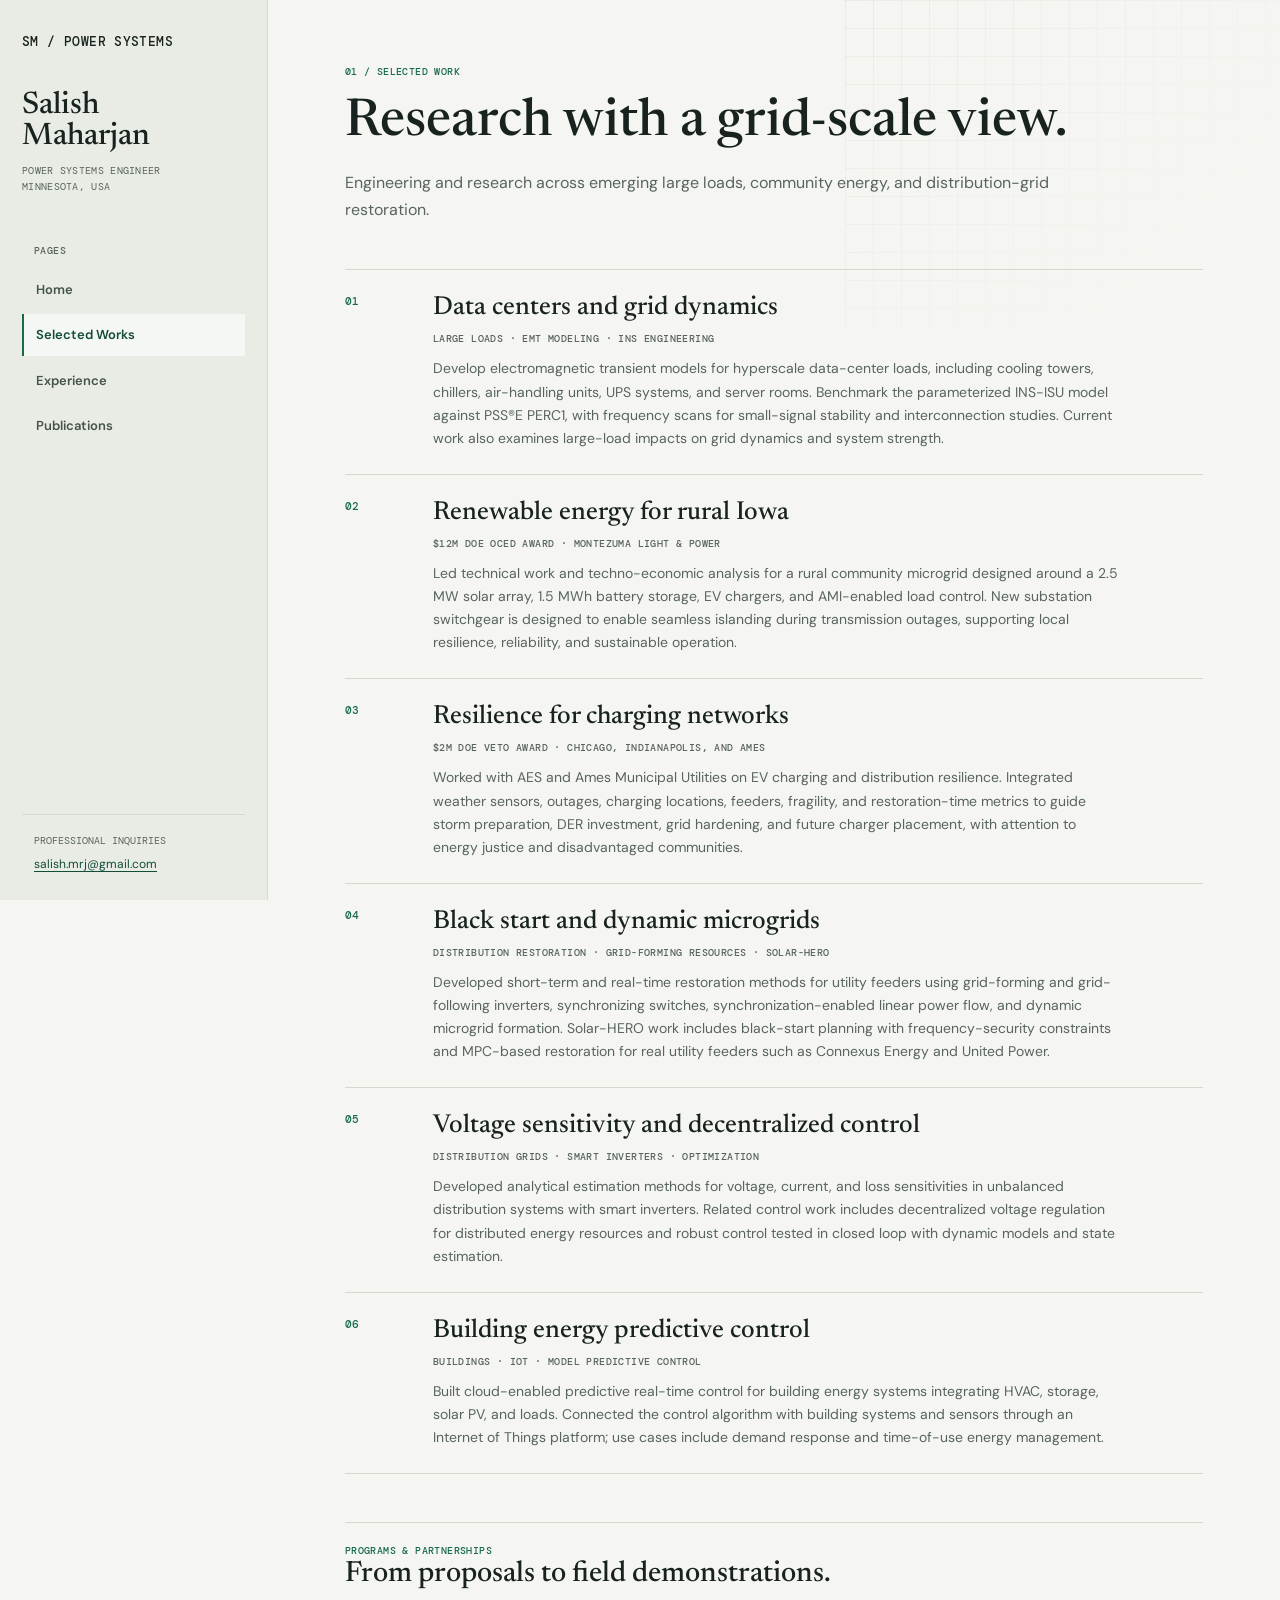
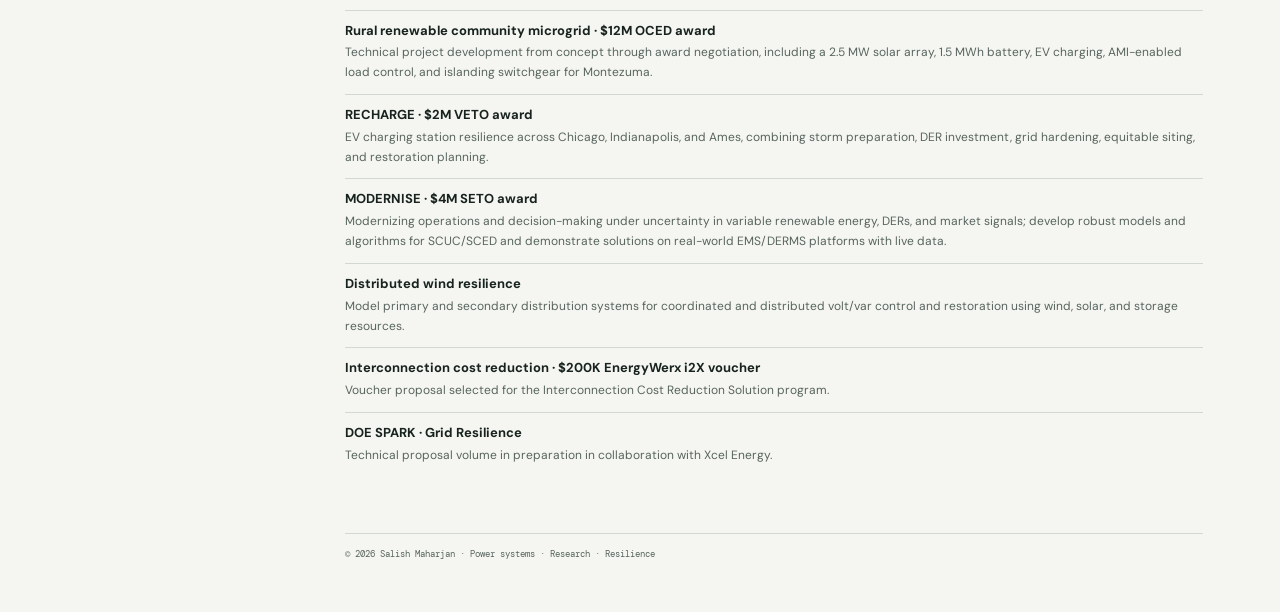
<file: selected-works.html>
<!DOCTYPE html>
<html lang="en">
<head>
  <meta charset="UTF-8">
  <meta name="viewport" content="width=device-width, initial-scale=1">
  <meta name="description" content="Selected engineering and research work by Salish Maharjan.">
  <meta name="theme-color" content="#e8ece5">
  <title>Salish Maharjan | Selected Works</title>
  <link rel="stylesheet" href="site.css">
</head>
<body>
  <a class="skip-link" href="#content">Skip to page content</a>
  <div class="site-layout">
    <aside class="sidebar">
      <a class="brand" href="index.html">SM / POWER SYSTEMS</a>
      <span class="brand-name">Salish<br>Maharjan</span>
      <span class="brand-role">Power systems engineer<br>Minnesota, USA</span>
      <p class="nav-label">Pages</p>
      <nav class="page-nav" aria-label="Main navigation">
        <a href="index.html">Home</a>
        <a href="selected-works.html" aria-current="page">Selected Works</a>
        <a href="experience.html">Experience</a>
        <a href="publications.html">Publications</a>
      </nav>
      <div class="sidebar-bottom"><span>Professional inquiries</span><a href="mailto:salish.mrj@gmail.com">salish.mrj@gmail.com</a></div>
    </aside>
    <main class="main-panel" id="content"><article class="page-content">
      <header class="page-header"><div class="eyebrow">01 / Selected work</div><h1>Research with a grid-scale view.</h1><p class="lede">Engineering and research across emerging large loads, community energy, and distribution-grid restoration.</p></header>
      <div class="work-list">
        <article class="work-entry"><div class="work-number">01</div><div><h2>Data centers and grid dynamics</h2><div class="meta">Large loads · EMT modeling · INS Engineering</div><p>Develop electromagnetic transient models for hyperscale data-center loads, including cooling towers, chillers, air-handling units, UPS systems, and server rooms. Benchmark the parameterized INS-ISU model against PSS®E PERC1, with frequency scans for small-signal stability and interconnection studies. Current work also examines large-load impacts on grid dynamics and system strength.</p></div></article>
        <article class="work-entry"><div class="work-number">02</div><div><h2>Renewable energy for rural Iowa</h2><div class="meta">$12M DOE OCED award · Montezuma Light &amp; Power</div><p>Led technical work and techno-economic analysis for a rural community microgrid designed around a 2.5 MW solar array, 1.5 MWh battery storage, EV chargers, and AMI-enabled load control. New substation switchgear is designed to enable seamless islanding during transmission outages, supporting local resilience, reliability, and sustainable operation.</p></div></article>
        <article class="work-entry"><div class="work-number">03</div><div><h2>Resilience for charging networks</h2><div class="meta">$2M DOE VETO award · Chicago, Indianapolis, and Ames</div><p>Worked with AES and Ames Municipal Utilities on EV charging and distribution resilience. Integrated weather sensors, outages, charging locations, feeders, fragility, and restoration-time metrics to guide storm preparation, DER investment, grid hardening, and future charger placement, with attention to energy justice and disadvantaged communities.</p></div></article>
        <article class="work-entry"><div class="work-number">04</div><div><h2>Black start and dynamic microgrids</h2><div class="meta">Distribution restoration · Grid-forming resources · Solar-HERO</div><p>Developed short-term and real-time restoration methods for utility feeders using grid-forming and grid-following inverters, synchronizing switches, synchronization-enabled linear power flow, and dynamic microgrid formation. Solar-HERO work includes black-start planning with frequency-security constraints and MPC-based restoration for real utility feeders such as Connexus Energy and United Power.</p></div></article>
        <article class="work-entry"><div class="work-number">05</div><div><h2>Voltage sensitivity and decentralized control</h2><div class="meta">Distribution grids · Smart inverters · Optimization</div><p>Developed analytical estimation methods for voltage, current, and loss sensitivities in unbalanced distribution systems with smart inverters. Related control work includes decentralized voltage regulation for distributed energy resources and robust control tested in closed loop with dynamic models and state estimation.</p></div></article>
        <article class="work-entry"><div class="work-number">06</div><div><h2>Building energy predictive control</h2><div class="meta">Buildings · IoT · Model predictive control</div><p>Built cloud-enabled predictive real-time control for building energy systems integrating HVAC, storage, solar PV, and loads. Connected the control algorithm with building systems and sensors through an Internet of Things platform; use cases include demand response and time-of-use energy management.</p></div></article>
      </div>
      <section class="rule-section" aria-labelledby="grants-heading">
        <div class="section-label">Programs &amp; partnerships</div>
        <h2 id="grants-heading">From proposals to field demonstrations.</h2>
        <ul class="fact-list">
          <li><strong>Rural renewable community microgrid · $12M OCED award</strong><span>Technical project development from concept through award negotiation, including a 2.5 MW solar array, 1.5 MWh battery, EV charging, AMI-enabled load control, and islanding switchgear for Montezuma.</span></li>
          <li><strong>RECHARGE · $2M VETO award</strong><span>EV charging station resilience across Chicago, Indianapolis, and Ames, combining storm preparation, DER investment, grid hardening, equitable siting, and restoration planning.</span></li>
          <li><strong>MODERNISE · $4M SETO award</strong><span>Modernizing operations and decision-making under uncertainty in variable renewable energy, DERs, and market signals; develop robust models and algorithms for SCUC/SCED and demonstrate solutions on real-world EMS/DERMS platforms with live data.</span></li>
          <li><strong>Distributed wind resilience</strong><span>Model primary and secondary distribution systems for coordinated and distributed volt/var control and restoration using wind, solar, and storage resources.</span></li>
          <li><strong>Interconnection cost reduction · $200K EnergyWerx i2X voucher</strong><span>Voucher proposal selected for the Interconnection Cost Reduction Solution program.</span></li>
          <li><strong>DOE SPARK · Grid Resilience</strong><span>Technical proposal volume in preparation in collaboration with Xcel Energy.</span></li>
        </ul>
      </section>
      <footer class="page-footer">© 2026 Salish Maharjan · Power systems · Research · Resilience</footer>
    </article></main>
  </div>
</body>
</html>
</file>
<file: site.css>
@import url('https://fonts.googleapis.com/css2?family=DM+Mono:wght@400;500&family=DM+Sans:wght@400;500;600;700&family=Newsreader:opsz,wght@6..72,500;6..72,600&display=swap');

:root {
  color-scheme: light;
  --paper: #f5f6f1;
  --sidebar: #e8ece5;
  --ink: #18231f;
  --muted: #58645e;
  --line: #d2d9d1;
  --green: #176a4b;
  --green-dark: #124d39;
  --orange: #e56a44;
  --white: #fff;
  --serif: "Newsreader", Georgia, serif;
  --sans: "DM Sans", sans-serif;
  --mono: "DM Mono", monospace;
}

* { box-sizing: border-box; }
html { min-width: 320px; scroll-behavior: smooth; }
body { margin: 0; background: var(--paper); color: var(--ink); font: 16px/1.65 var(--sans); -webkit-font-smoothing: antialiased; }
a { color: inherit; }
a:focus-visible { outline: 3px solid var(--orange); outline-offset: 4px; }
.skip-link { position: absolute; top: -5rem; left: 1rem; z-index: 10; padding: .7rem 1rem; background: var(--white); color: var(--ink); }
.skip-link:focus { top: 1rem; }
.site-layout { display: grid; grid-template-columns: 268px minmax(0, 1fr); min-height: 100vh; }
.sidebar { position: sticky; top: 0; display: flex; height: 100vh; min-height: 580px; flex-direction: column; padding: 32px 22px 24px; border-right: 1px solid var(--line); background: var(--sidebar); }
.brand { display: inline-block; color: var(--ink); font: 500 13px/1.5 var(--mono); letter-spacing: .03em; text-decoration: none; }
.brand-name { display: block; margin-top: 38px; font: 500 31px/1.02 var(--serif); }
.brand-role { display: block; margin-top: 10px; color: var(--muted); font: 10px/1.6 var(--mono); letter-spacing: .03em; text-transform: uppercase; }
.nav-label, .eyebrow, .section-label, .meta, .tag { font: 500 10px/1.6 var(--mono); letter-spacing: .04em; text-transform: uppercase; }
.nav-label { margin: 48px 0 10px 12px; color: var(--muted); }
.page-nav { display: grid; gap: 4px; }
.page-nav a { display: block; padding: 10px 12px; border-left: 2px solid transparent; color: #45534c; font-size: 13px; font-weight: 600; text-decoration: none; }
.page-nav a:hover { color: var(--green); }
.page-nav a[aria-current="page"] { border-left-color: var(--green); background: rgba(255,255,255,.58); color: var(--green-dark); }
.sidebar-bottom { margin-top: auto; padding: 18px 12px 0; border-top: 1px solid var(--line); }
.sidebar-bottom span { display: block; color: var(--muted); font: 10px/1.6 var(--mono); text-transform: uppercase; }
.sidebar-bottom a { display: inline-block; margin-top: 6px; color: var(--green-dark); font-size: 12px; text-underline-offset: 3px; overflow-wrap: anywhere; }
.main-panel { position: relative; min-width: 0; min-height: 100vh; overflow: hidden; }
.main-panel::before { position: absolute; z-index: -1; top: 0; right: 0; width: 43%; height: 330px; background-image: linear-gradient(rgba(23,106,75,.06) 1px, transparent 1px), linear-gradient(90deg, rgba(23,106,75,.06) 1px, transparent 1px); background-size: 28px 28px; content: ""; mask-image: linear-gradient(135deg, #000, transparent 80%); }
.page-content { width: min(100%, 1120px); margin: 0 auto; padding: 64px clamp(28px, 6vw, 88px) 52px; }
.eyebrow, .section-label { color: var(--green); }
h1 { max-width: 820px; margin: 18px 0 20px; font: 500 64px/.98 var(--serif); letter-spacing: 0; }
h2 { margin: 0; font: 500 39px/1.12 var(--serif); letter-spacing: 0; }
h3 { margin: 0; font: 600 22px/1.2 var(--serif); }
.lede { max-width: 740px; margin: 0; color: var(--muted); font-size: 18px; line-height: 1.7; }
.lede strong { color: var(--ink); font-weight: 600; }
.page-header { margin-bottom: 46px; }
.page-header h1 { font-size: 52px; }
.page-header .lede { font-size: 16px; }
.rule-section { margin-top: 48px; padding-top: 20px; border-top: 1px solid var(--line); }
.rule-section > h2 { margin-bottom: 18px; font-size: 29px; }
.about-grid { display: grid; grid-template-columns: 1fr 1fr; gap: 38px; margin-top: 40px; }
.about-grid h2 { margin-bottom: 15px; font-size: 29px; }
.fact-list { margin: 0; padding: 0; list-style: none; }
.fact-list li { padding: 11px 0; border-top: 1px solid var(--line); }
.fact-list strong { display: block; font-size: 13px; line-height: 1.45; }
.fact-list span { display: block; margin-top: 3px; color: var(--muted); font-size: 12px; }
.fact-list .credential-sublist { margin: 8px 0 0; padding: 0 0 0 20px; color: var(--muted); font-size: 12px; }
.fact-list .credential-sublist li { padding: 4px 0; border: 0; }
.skill-list { display: flex; flex-wrap: wrap; gap: 7px; }
.tag { padding: 6px 8px; border: 1px solid var(--line); color: #34443c; text-transform: none; letter-spacing: 0; }
.work-list { margin-top: 38px; border-top: 1px solid var(--line); }
.work-entry { display: grid; grid-template-columns: 68px minmax(0, 1fr); gap: 20px; padding: 24px 0; border-bottom: 1px solid var(--line); }
.work-number { color: var(--green); font: 500 11px var(--mono); }
.work-entry h2 { font-size: 26px; }
.work-entry .meta { margin: 8px 0 10px; color: var(--muted); }
.work-entry p { max-width: 690px; margin: 0; color: var(--muted); font-size: 14px; }
.experience-list { margin-top: 22px; }
.experience-entry { display: grid; grid-template-columns: 150px minmax(0, 1fr); gap: 28px; padding: 24px 0; border-top: 1px solid var(--line); }
.experience-entry time { color: var(--muted); font: 10px/1.7 var(--mono); text-transform: uppercase; }
.experience-entry h2 { font: 600 19px/1.35 var(--sans); letter-spacing: 0; }
.experience-entry .org { margin: 3px 0 12px; color: var(--green); font-size: 13px; font-weight: 600; }
.experience-entry ul { margin: 0; padding-left: 18px; color: var(--muted); font-size: 13px; }
.experience-entry li + li { margin-top: 6px; }
.category-nav { display: flex; flex-wrap: wrap; gap: 10px 20px; margin: 25px 0 32px; padding: 14px 0; border-top: 1px solid var(--line); border-bottom: 1px solid var(--line); }
.category-nav a { color: var(--green); font: 500 11px var(--mono); text-underline-offset: 4px; }
.pub-group { scroll-margin-top: 20px; margin: 42px 0 0; padding: 0 0 12px; border-bottom: 1px solid var(--line); font: 500 27px/1.2 var(--serif); }
.pub-entry { display: grid; grid-template-columns: 50px minmax(0, 1fr); gap: 18px; padding: 17px 0; border-bottom: 1px solid var(--line); }
.pub-entry time { color: var(--green); font: 500 11px var(--mono); }
.pub-entry h3 { font: 600 14px/1.5 var(--sans); }
.pub-entry p { margin: 4px 0 0; color: var(--muted); font-size: 12px; line-height: 1.5; }
.pub-links { display: flex; flex-wrap: wrap; gap: 8px 14px; margin-top: 7px; }
.pub-links a { color: var(--green-dark); font: 500 10px/1.5 var(--mono); text-underline-offset: 3px; }
.pub-links a:hover { color: var(--orange); }
.page-note { margin-top: 20px; color: var(--muted); font-size: 12px; }
.page-footer { margin-top: 56px; padding-top: 14px; border-top: 1px solid var(--line); color: var(--muted); font: 9px var(--mono); }
@media (max-width: 800px) {
  .site-layout { grid-template-columns: 1fr; }
  .sidebar { position: static; height: auto; min-height: 0; padding: 17px 18px 12px; border-right: 0; border-bottom: 1px solid var(--line); }
  .brand-name, .brand-role, .nav-label, .sidebar-bottom { display: none; }
  .page-nav { display: flex; gap: 3px; margin-top: 12px; overflow-x: auto; scrollbar-width: thin; }
  .page-nav a { flex: 0 0 auto; padding: 8px 9px; border-left: 0; border-bottom: 2px solid transparent; font-size: 11px; }
  .page-nav a[aria-current="page"] { border-left: 0; border-bottom-color: var(--green); }
  .main-panel { min-height: calc(100vh - 88px); }
  .page-content { padding: 38px 20px 34px; }
  h1 { font-size: 48px; }
  .page-header h1 { font-size: 40px; }
  h2 { font-size: 32px; }
  .lede { font-size: 16px; }
  .about-grid { grid-template-columns: 1fr; gap: 30px; }
  .work-entry { grid-template-columns: 42px minmax(0, 1fr); gap: 12px; }
  .work-entry h2 { font-size: 22px; }
  .experience-entry { grid-template-columns: 1fr; gap: 7px; }
  .pub-entry { grid-template-columns: 40px minmax(0, 1fr); gap: 11px; }
}
@media (prefers-reduced-motion: reduce) { html { scroll-behavior: auto; } }
</file>
